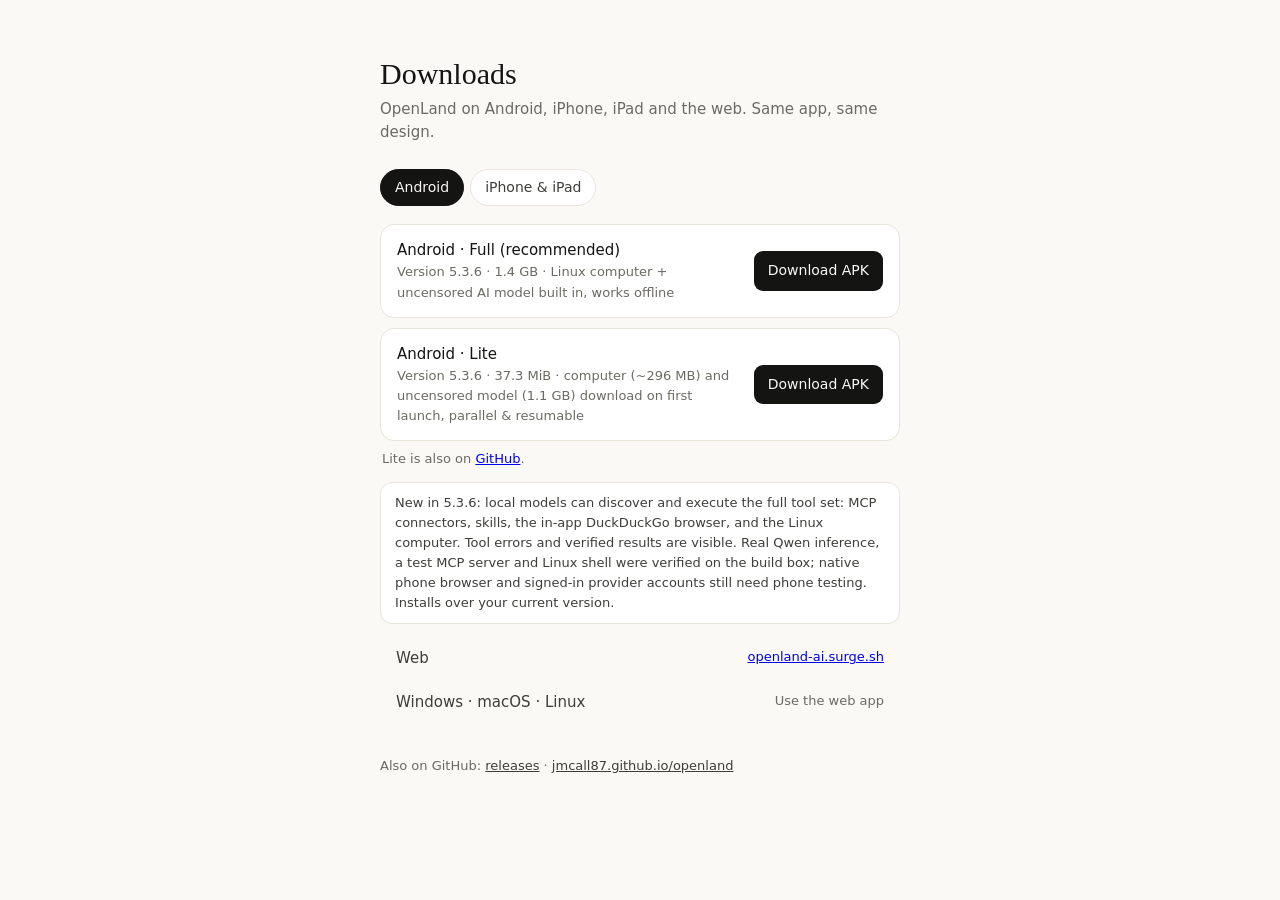
<file: index.html>
<!doctype html>
<html lang="en"><head><meta charset="utf-8"><meta name="viewport" content="width=device-width,initial-scale=1,viewport-fit=cover">
<title>OpenLand Downloads</title><meta name="theme-color" content="#faf9f5">
<link rel="apple-touch-icon" href="https://openland-ai.surge.sh/icons/icon-180.png">
<style>
body{margin:0;background:#faf9f5;color:#141413;font:15px/1.55 "Inter",ui-sans-serif,system-ui,-apple-system,sans-serif}
main{max-width:520px;margin:0 auto;padding:56px 20px calc(40px + env(safe-area-inset-bottom))}
h1{font:500 30px/1.2 "Source Serif 4",ui-serif,Georgia,serif;margin:0 0 6px}
h2{font:500 20px/1.3 "Source Serif 4",ui-serif,Georgia,serif;margin:30px 0 10px}
.sub{color:#6b6a64;margin:0 0 24px}
.card{display:flex;align-items:center;justify-content:space-between;gap:16px;background:#fff;border:1px solid #e8e5da;border-radius:14px;padding:14px 16px}
.t{font-weight:500}.m{color:#6b6a64;font-size:13px}
a.btn{background:#141413;color:#faf9f5;text-decoration:none;font-weight:500;font-size:14px;border-radius:9px;padding:9px 14px;white-space:nowrap}
a.big{display:block;text-align:center;background:#c6613f;color:#fff;text-decoration:none;font-weight:600;font-size:17px;border-radius:14px;padding:15px 18px;margin:10px 0}
a.big.alt{background:#141413}
a.btn:hover,a.big:hover{opacity:.92}
ol{padding:0;margin:12px 0 0;list-style:none;counter-reset:s}ol li{counter-increment:s;display:flex;gap:12px;align-items:flex-start;padding:10px 0;border-top:1px solid #eeebe1}
ol li:before{content:counter(s);flex:none;width:24px;height:24px;border-radius:50%;background:#c6613f;color:#fff;font-size:13px;font-weight:600;display:grid;place-items:center}
.ill{display:inline-flex;align-items:center;gap:6px;background:#fff;border:1px solid #e8e5da;border-radius:10px;padding:6px 10px;margin-top:6px;font-size:13px}
ul{list-style:none;padding:0;margin:10px 0 0}ul li{display:flex;justify-content:space-between;padding:10px 16px;color:#3d3d3a}ul li span{color:#6b6a64;font-size:13px}
.note{background:#fff;border:1px solid #e8e5da;border-radius:12px;padding:10px 14px;color:#3d3d3a;font-size:13px;margin-top:12px}
.foot{margin-top:32px;color:#6b6a64;font-size:13px}.foot a{color:#3d3d3a}
.tabs{display:flex;gap:6px;margin:0 0 18px}.tabs button{border:1px solid #e8e5da;background:#fff;border-radius:999px;padding:7px 14px;font:inherit;font-size:14px;color:#3d3d3a}
.tabs button[aria-pressed=true]{background:#141413;color:#faf9f5;border-color:#141413}
[hidden]{display:none!important}
</style></head><body><main>
<h1>Downloads</h1>
<p class="sub">OpenLand on Android, iPhone, iPad and the web. Same app, same design.</p>
<div class="tabs" role="group" aria-label="Platform"><button id="tA" aria-pressed="true">Android</button><button id="tI" aria-pressed="false">iPhone &amp; iPad</button></div>

<section id="android">
<div class="card"><div><div class="t">Android · Full (recommended)</div><div class="m">Version 5.3.6 · 1.4 GB · Linux computer + uncensored AI model built in, works offline</div></div>
<a class="btn" href="https://github.com/Jmcall87/openland-releases/releases/download/v5.3.6/OpenLand-full.apk">Download APK</a></div>
<div class="card" style="margin-top:10px"><div><div class="t">Android · Lite</div><div class="m">Version 5.3.6 · 37.3 MiB · computer (~296 MB) and uncensored model (1.1 GB) download on first launch, parallel &amp; resumable</div></div>
<a class="btn" href="./OpenLand.apk" download>Download APK</a></div>
<p class="m" style="margin:8px 2px">Lite is also on <a href="https://github.com/Jmcall87/openland-releases/releases/download/v5.3.6/OpenLand-lite.apk">GitHub</a>.</p>
<p class="note">New in 5.3.6: local models can discover and execute the full tool set: MCP connectors, skills, the in-app DuckDuckGo browser, and the Linux computer. Tool errors and verified results are visible. Real Qwen inference, a test MCP server and Linux shell were verified on the build box; native phone browser and signed-in provider accounts still need phone testing. Installs over your current version.</p>
</section>

<section id="ios" hidden>
<a class="big" id="open" href="https://openland-ai.surge.sh/">Open OpenLand</a>
<h2>Install on your Home Screen</h2>
<p class="m" style="margin:0">Easiest way, about 10 seconds. Open this page in <b>Safari</b>.</p>
<ol>
<li><div>Tap <b>Open OpenLand</b> above.</div></li>
<li><div>Tap the <b>Share</b> button in Safari's toolbar.<br><span class="ill"><svg width="16" height="20" viewBox="0 0 16 20" fill="none" stroke="#0a84ff" stroke-width="1.8" stroke-linecap="round" stroke-linejoin="round"><path d="M8 13V1M4 5l4-4 4 4"/><path d="M5 8H2v11h12V8h-3"/></svg>Share</span></div></li>
<li><div>Scroll down and tap <b>Add to Home Screen</b>.<br><span class="ill"><svg width="18" height="18" viewBox="0 0 18 18" fill="none" stroke="#141413" stroke-width="1.6"><rect x="1.5" y="1.5" width="15" height="15" rx="4"/><path d="M9 5.5v7M5.5 9h7" stroke-linecap="round"/></svg>Add to Home Screen</span></div></li>
<li><div>Tap <b>Add</b>. OpenLand opens full-screen from its icon, like an app.</div></li>
</ol>
<h2>Or download the iPhone installer</h2>
<a class="big alt" href="./OpenLand.mobileconfig">Download for iPhone</a>
<ol>
<li><div>Tap <b>Download for iPhone</b>, then <b>Allow</b>. If Safari saves it to Downloads instead, open the <b>Files</b> app › Downloads and tap <b>OpenLand.mobileconfig</b>.</div></li>
<li><div>Open <b>Settings</b>, tap <b>Profile Downloaded</b> near the top.</div></li>
<li><div>Tap <b>Install</b> (top right), enter your passcode, then <b>Install</b> again. The OpenLand icon appears on your Home Screen.</div></li>
</ol>
<p class="note">The installer only adds the OpenLand icon (a full-screen web clip). It doesn't manage your device or read your data. iOS will call it "Not Signed"; that's normal for free profiles. Remove it anytime in Settings › General › VPN &amp; Device Management.</p>
<p class="note"><b>On iPhone:</b> chat, free and private AI models, Studio (ffmpeg in your browser), stock media, the in-browser Linux computer, voice and camera all work. Screen sharing isn't possible on iPhone (Safari doesn't allow it). The full Debian computer and on-device image/video models need the Android app.</p>
</section>

<ul><li>Web<span><a href="https://openland-ai.surge.sh">openland-ai.surge.sh</a></span></li><li>Windows · macOS · Linux<span>Use the web app</span></li></ul>
<p class="foot">Also on GitHub: <a href="https://github.com/Jmcall87/openland-releases/releases/latest">releases</a> · <a href="https://jmcall87.github.io/openland/">jmcall87.github.io/openland</a></p>
</main>
<script>
const ios = /iPad|iPhone|iPod/.test(navigator.userAgent) || (navigator.platform === 'MacIntel' && navigator.maxTouchPoints > 1)
const A = document.getElementById('android'), I = document.getElementById('ios'), tA = document.getElementById('tA'), tI = document.getElementById('tI')
function show(i) { A.hidden = i; I.hidden = !i; tA.setAttribute('aria-pressed', !i); tI.setAttribute('aria-pressed', i) }
tA.onclick = () => show(false); tI.onclick = () => show(true)
show(ios || location.hash === '#ios')
if (location.hostname.endsWith('github.io')) document.getElementById('open').href = '/openland/app/'
</script></body></html>
</file>
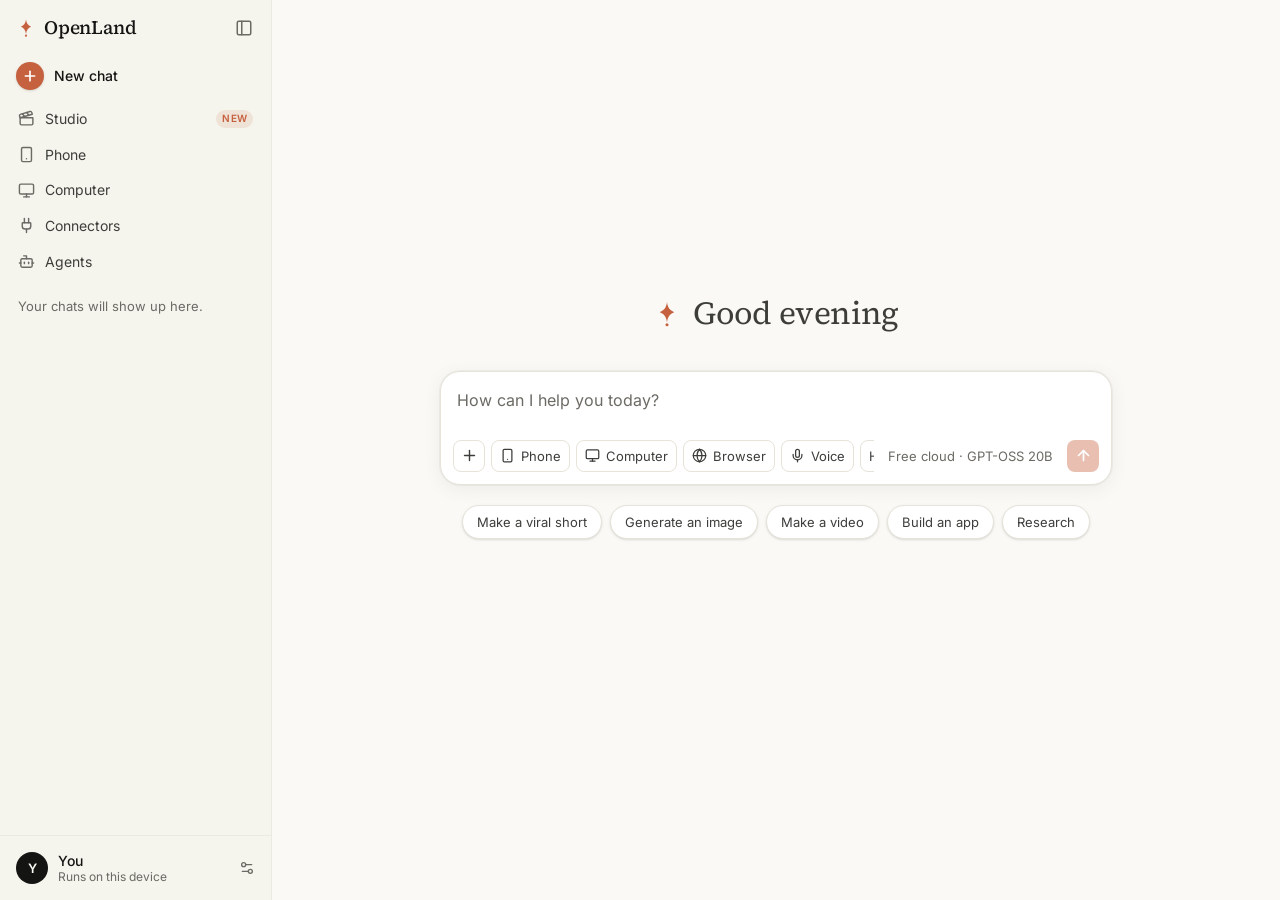
<file: app/index.html>
<!doctype html>
<html lang="en">
  <head>
    <meta charset="UTF-8" />
    <meta name="viewport" content="width=device-width, initial-scale=1.0, viewport-fit=cover, interactive-widget=resizes-content" />
    <meta name="theme-color" content="#faf9f5" />
    <meta name="description" content="OpenLand: AI agent with a real computer, Studio and private on-device models. Works on iPhone, Android and desktop." />
    <meta name="apple-mobile-web-app-capable" content="yes" />
    <meta name="mobile-web-app-capable" content="yes" />
    <meta name="apple-mobile-web-app-status-bar-style" content="default" />
    <meta name="apple-mobile-web-app-title" content="OpenLand" />
    <meta name="format-detection" content="telephone=no" />
    <title>OpenLand</title>
    <link rel="manifest" href="./manifest.webmanifest" />
    <link rel="icon" href="./favicon.svg" type="image/svg+xml" />
    <link rel="apple-touch-icon" href="./apple-touch-icon.png" />
    <link rel="apple-touch-icon" sizes="120x120" href="./icons/icon-120.png" />
    <link rel="apple-touch-icon" sizes="152x152" href="./icons/icon-152.png" />
    <link rel="apple-touch-icon" sizes="167x167" href="./icons/icon-167.png" />
    <link rel="apple-touch-icon" sizes="180x180" href="./icons/icon-180.png" />
    <link rel="apple-touch-startup-image" media="(device-width: 390px) and (device-height: 844px) and (-webkit-device-pixel-ratio: 3) and (orientation: portrait)" href="./splash/1170x2532.png" />
    <link rel="apple-touch-startup-image" media="(device-width: 393px) and (device-height: 852px) and (-webkit-device-pixel-ratio: 3) and (orientation: portrait)" href="./splash/1179x2556.png" />
    <link rel="apple-touch-startup-image" media="(device-width: 430px) and (device-height: 932px) and (-webkit-device-pixel-ratio: 3) and (orientation: portrait)" href="./splash/1290x2796.png" />
    <link rel="apple-touch-startup-image" media="(device-width: 428px) and (device-height: 926px) and (-webkit-device-pixel-ratio: 3) and (orientation: portrait)" href="./splash/1284x2778.png" />
    <link rel="apple-touch-startup-image" media="(device-width: 375px) and (device-height: 812px) and (-webkit-device-pixel-ratio: 3) and (orientation: portrait)" href="./splash/1125x2436.png" />
    <link rel="apple-touch-startup-image" media="(device-width: 414px) and (device-height: 896px) and (-webkit-device-pixel-ratio: 3) and (orientation: portrait)" href="./splash/1242x2688.png" />
    <link rel="apple-touch-startup-image" media="(device-width: 414px) and (device-height: 896px) and (-webkit-device-pixel-ratio: 2) and (orientation: portrait)" href="./splash/828x1792.png" />
    <link rel="apple-touch-startup-image" media="(device-width: 375px) and (device-height: 667px) and (-webkit-device-pixel-ratio: 2) and (orientation: portrait)" href="./splash/750x1334.png" />
    <link rel="apple-touch-startup-image" media="(device-width: 402px) and (device-height: 874px) and (-webkit-device-pixel-ratio: 3) and (orientation: portrait)" href="./splash/1206x2622.png" />
    <link rel="apple-touch-startup-image" media="(device-width: 440px) and (device-height: 956px) and (-webkit-device-pixel-ratio: 3) and (orientation: portrait)" href="./splash/1320x2868.png" />
    <link rel="apple-touch-startup-image" media="(device-width: 820px) and (device-height: 1180px) and (-webkit-device-pixel-ratio: 2) and (orientation: portrait)" href="./splash/1640x2360.png" />
    <link rel="apple-touch-startup-image" media="(device-width: 1024px) and (device-height: 1366px) and (-webkit-device-pixel-ratio: 2) and (orientation: portrait)" href="./splash/2048x2732.png" />
    <script type="module" crossorigin src="./assets/index-CbYC6sIK.js"></script>
    <link rel="modulepreload" crossorigin href="./assets/rolldown-runtime-COiEfhsA.js">
    <link rel="modulepreload" crossorigin href="./assets/react-B8SKf8RM.js">
    <link rel="modulepreload" crossorigin href="./assets/jsx-runtime-B0GIDCg7.js">
    <link rel="modulepreload" crossorigin href="./assets/dist-CGd7X9Mz.js">
    <link rel="modulepreload" crossorigin href="./assets/store-Dr5tzkWm.js">
    <link rel="modulepreload" crossorigin href="./assets/agent-DqDf7qaj.js">
    <link rel="modulepreload" crossorigin href="./assets/native-B4G0Mwiv.js">
    <link rel="modulepreload" crossorigin href="./assets/mcpAuth-B425tOkd.js">
    <link rel="modulepreload" crossorigin href="./assets/mcp-DYeY1txI.js">
    <link rel="modulepreload" crossorigin href="./assets/useModels-BF-by5PU.js">
    <link rel="modulepreload" crossorigin href="./assets/skills-p1UtIij2.js">
    <link rel="modulepreload" crossorigin href="./assets/plus-CKU5oeWn.js">
    <link rel="modulepreload" crossorigin href="./assets/cn-CHDpIYm5.js">
    <link rel="modulepreload" crossorigin href="./assets/useNativeStatus-DX0Gn-nj.js">
    <link rel="stylesheet" crossorigin href="./assets/index-DOcksFce.css">
  </head>
  <body>
    <div id="root"></div>
  </body>
</html>
</file>
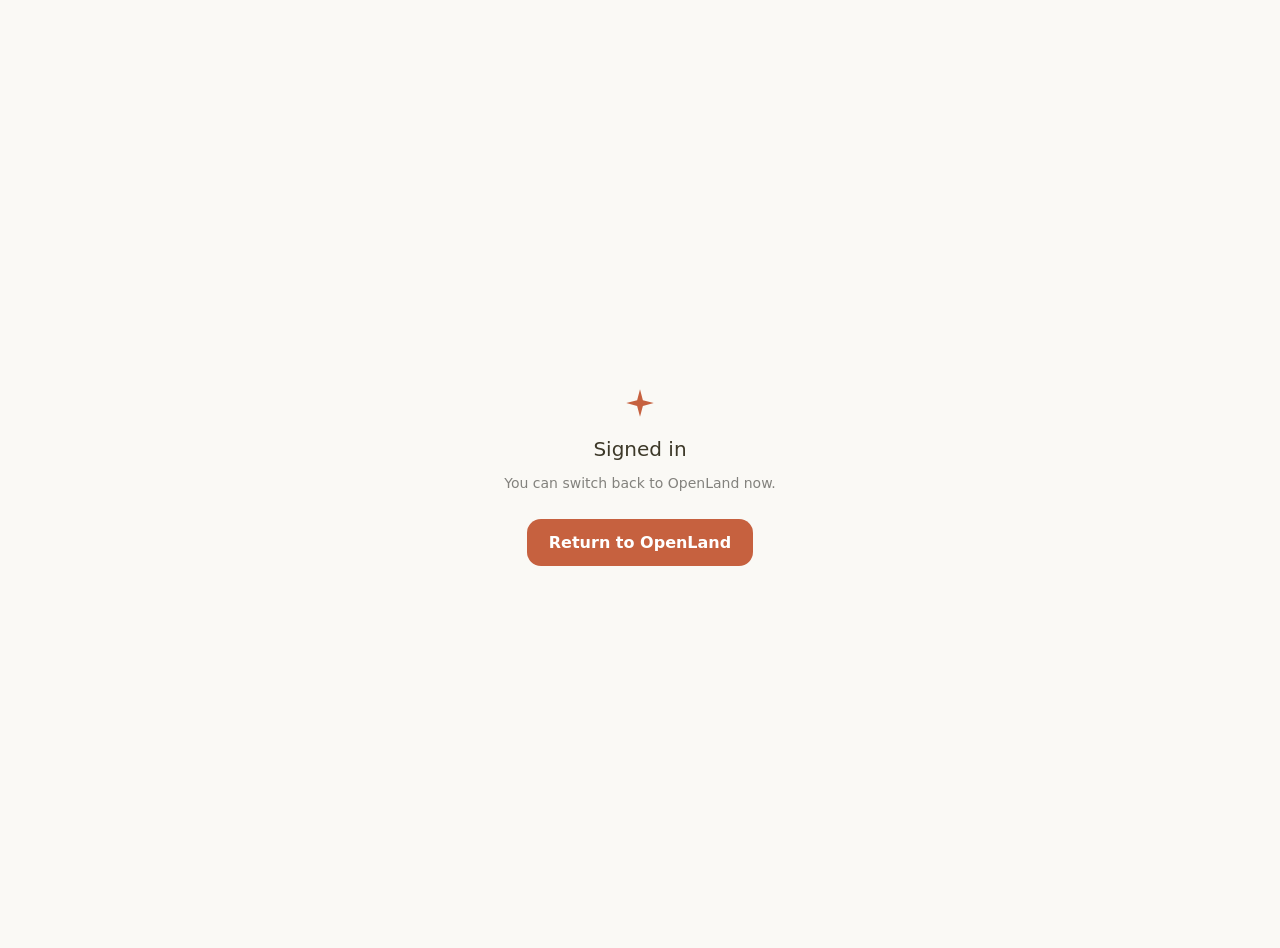
<file: app/mcp-callback.html>
<!doctype html><html lang="en"><head><meta charset="utf-8"><meta name="viewport" content="width=device-width,initial-scale=1,viewport-fit=cover"><title>Finishing sign-in · OpenLand</title>
<style>body{margin:0;min-height:100dvh;display:grid;place-items:center;background:#faf9f5;color:#3d3929;font:16px -apple-system,system-ui,sans-serif;text-align:center;padding:24px}
.b{display:inline-block;margin-top:14px;padding:14px 22px;border-radius:14px;background:#c6613f;color:#fff;text-decoration:none;font-weight:600}.m{color:#83827d;font-size:14px}</style></head>
<body><div><svg width="40" height="40" viewBox="0 0 64 64"><path fill="#c6613f" d="M32 10l4.6 17.4L54 32l-17.4 4.6L32 54l-4.6-17.4L10 32l17.4-4.6z"/></svg>
<p style="font-size:20px;margin:10px 0 4px" id="t">Finishing sign-in…</p><p class="m" id="m">Returning to OpenLand.</p><a class="b" id="back" href="/">Return to OpenLand</a></div>
<script>
// OAuth redirect bounce (https, accepted by every provider). Android app: forwards to openland://oauth?… ; web/iPhone PWA: hands the result to the open tab.
const sp = new URLSearchParams(location.search + (location.hash ? '&' + location.hash.slice(1) : ''))
const web = sp.get('web') === '1'; sp.delete('web')
const qs = sp.toString(); const d = Object.fromEntries(sp)
if (d.error) { document.getElementById('t').textContent = 'Sign-in was not completed'; document.getElementById('m').textContent = d.error_description || d.error }
const android = /Android/i.test(navigator.userAgent)
if (android && !web) {
  const fb = encodeURIComponent(location.origin + location.pathname + '?' + qs + '&web=1')
  const intent = 'intent://oauth?' + qs + '#Intent;scheme=openland;package=com.openland.agent;S.browser_fallback_url=' + fb + ';end'
  const a = document.getElementById('back'); a.href = 'openland://oauth?' + qs
  location.replace(intent)
  setTimeout(() => { document.getElementById('m').textContent = 'If OpenLand did not open, tap the button.' }, 1500)
} else {
  try { localStorage.setItem('ol-oauth-result', JSON.stringify({ ...d, href: location.href, t: Date.now() })) } catch (e) {}
  try { new BroadcastChannel('ol-oauth').postMessage({ ...d, href: location.href }) } catch (e) {}
  try { if (window.opener) { window.opener.postMessage({ type: 'ol-oauth', ...d, href: location.href }, location.origin); setTimeout(() => window.close(), 400) } } catch (e) {}
  if (!d.error) { document.getElementById('t').textContent = 'Signed in'; document.getElementById('m').textContent = 'You can switch back to OpenLand now.' }
  document.getElementById('back').href = '/?oauth=done'
}
</script></body></html>
</file>
<file: app/assets/index-DOcksFce.css>
@font-face{font-family:Inter Variable;font-style:normal;font-display:swap;font-weight:100 900;src:url(./inter-cyrillic-ext-wght-normal-BOeWTOD4.woff2)format("woff2-variations");unicode-range:U+460-52F,U+1C80-1C8A,U+20B4,U+2DE0-2DFF,U+A640-A69F,U+FE2E-FE2F}@font-face{font-family:Inter Variable;font-style:normal;font-display:swap;font-weight:100 900;src:url(./inter-cyrillic-wght-normal-DqGufNeO.woff2)format("woff2-variations");unicode-range:U+301,U+400-45F,U+490-491,U+4B0-4B1,U+2116}@font-face{font-family:Inter Variable;font-style:normal;font-display:swap;font-weight:100 900;src:url(./inter-greek-ext-wght-normal-DlzME5K_.woff2)format("woff2-variations");unicode-range:U+1F??}@font-face{font-family:Inter Variable;font-style:normal;font-display:swap;font-weight:100 900;src:url(./inter-greek-wght-normal-CkhJZR-_.woff2)format("woff2-variations");unicode-range:U+370-377,U+37A-37F,U+384-38A,U+38C,U+38E-3A1,U+3A3-3FF}@font-face{font-family:Inter Variable;font-style:normal;font-display:swap;font-weight:100 900;src:url(./inter-vietnamese-wght-normal-CBcvBZtf.woff2)format("woff2-variations");unicode-range:U+102-103,U+110-111,U+128-129,U+168-169,U+1A0-1A1,U+1AF-1B0,U+300-301,U+303-304,U+308-309,U+323,U+329,U+1EA0-1EF9,U+20AB}@font-face{font-family:Inter Variable;font-style:normal;font-display:swap;font-weight:100 900;src:url(./inter-latin-ext-wght-normal-DO1Apj_S.woff2)format("woff2-variations");unicode-range:U+100-2BA,U+2BD-2C5,U+2C7-2CC,U+2CE-2D7,U+2DD-2FF,U+304,U+308,U+329,U+1D00-1DBF,U+1E00-1E9F,U+1EF2-1EFF,U+2020,U+20A0-20AB,U+20AD-20C0,U+2113,U+2C60-2C7F,U+A720-A7FF}@font-face{font-family:Inter Variable;font-style:normal;font-display:swap;font-weight:100 900;src:url(./inter-latin-wght-normal-Dx4kXJAl.woff2)format("woff2-variations");unicode-range:U+??,U+131,U+152-153,U+2BB-2BC,U+2C6,U+2DA,U+2DC,U+304,U+308,U+329,U+2000-206F,U+20AC,U+2122,U+2191,U+2193,U+2212,U+2215,U+FEFF,U+FFFD}@font-face{font-family:"Source Serif 4 Variable";font-style:normal;font-display:swap;font-weight:200 900;src:url(./source-serif-4-cyrillic-ext-wght-normal-DHTKMUil.woff2)format("woff2-variations");unicode-range:U+460-52F,U+1C80-1C8A,U+20B4,U+2DE0-2DFF,U+A640-A69F,U+FE2E-FE2F}@font-face{font-family:"Source Serif 4 Variable";font-style:normal;font-display:swap;font-weight:200 900;src:url(./source-serif-4-cyrillic-wght-normal-B1g8a0vD.woff2)format("woff2-variations");unicode-range:U+301,U+400-45F,U+490-491,U+4B0-4B1,U+2116}@font-face{font-family:"Source Serif 4 Variable";font-style:normal;font-display:swap;font-weight:200 900;src:url(./source-serif-4-greek-wght-normal-BpXpdlRW.woff2)format("woff2-variations");unicode-range:U+370-377,U+37A-37F,U+384-38A,U+38C,U+38E-3A1,U+3A3-3FF}@font-face{font-family:"Source Serif 4 Variable";font-style:normal;font-display:swap;font-weight:200 900;src:url(./source-serif-4-vietnamese-wght-normal-BsaNuasd.woff2)format("woff2-variations");unicode-range:U+102-103,U+110-111,U+128-129,U+168-169,U+1A0-1A1,U+1AF-1B0,U+300-301,U+303-304,U+308-309,U+323,U+329,U+1EA0-1EF9,U+20AB}@font-face{font-family:"Source Serif 4 Variable";font-style:normal;font-display:swap;font-weight:200 900;src:url(./source-serif-4-latin-ext-wght-normal-BVZ5su8S.woff2)format("woff2-variations");unicode-range:U+100-2BA,U+2BD-2C5,U+2C7-2CC,U+2CE-2D7,U+2DD-2FF,U+304,U+308,U+329,U+1D00-1DBF,U+1E00-1E9F,U+1EF2-1EFF,U+2020,U+20A0-20AB,U+20AD-20C4,U+2113,U+2C60-2C7F,U+A720-A7FF}@font-face{font-family:"Source Serif 4 Variable";font-style:normal;font-display:swap;font-weight:200 900;src:url(./source-serif-4-latin-wght-normal-DMe4EKeb.woff2)format("woff2-variations");unicode-range:U+??,U+131,U+152-153,U+2BB-2BC,U+2C6,U+2DA,U+2DC,U+304,U+308,U+329,U+2000-206F,U+20AC,U+2122,U+2191,U+2193,U+2212,U+2215,U+FEFF,U+FFFD}@layer properties{@supports (((-webkit-hyphens:none)) and (not (margin-trim:inline))) or ((-moz-orient:inline) and (not (color:rgb(from red r g b)))){*,:before,:after{--tw-translate-x:0;--tw-translate-y:0;--tw-translate-z:0;--tw-rotate-x:initial;--tw-rotate-y:initial;--tw-rotate-z:initial;--tw-skew-x:initial;--tw-skew-y:initial;--tw-space-y-reverse:0;--tw-divide-y-reverse:0;--tw-border-style:solid;--tw-leading:initial;--tw-font-weight:initial;--tw-tracking:initial;--tw-ordinal:initial;--tw-slashed-zero:initial;--tw-numeric-figure:initial;--tw-numeric-spacing:initial;--tw-numeric-fraction:initial;--tw-shadow:0 0 #0000;--tw-shadow-color:initial;--tw-shadow-alpha:100%;--tw-inset-shadow:0 0 #0000;--tw-inset-shadow-color:initial;--tw-inset-shadow-alpha:100%;--tw-ring-color:initial;--tw-ring-shadow:0 0 #0000;--tw-inset-ring-color:initial;--tw-inset-ring-shadow:0 0 #0000;--tw-ring-inset:initial;--tw-ring-offset-width:0px;--tw-ring-offset-color:#fff;--tw-ring-offset-shadow:0 0 #0000;--tw-outline-style:solid;--tw-blur:initial;--tw-brightness:initial;--tw-contrast:initial;--tw-grayscale:initial;--tw-hue-rotate:initial;--tw-invert:initial;--tw-opacity:initial;--tw-saturate:initial;--tw-sepia:initial;--tw-drop-shadow:initial;--tw-drop-shadow-color:initial;--tw-drop-shadow-alpha:100%;--tw-drop-shadow-size:initial;--tw-backdrop-blur:initial;--tw-backdrop-brightness:initial;--tw-backdrop-contrast:initial;--tw-backdrop-grayscale:initial;--tw-backdrop-hue-rotate:initial;--tw-backdrop-invert:initial;--tw-backdrop-opacity:initial;--tw-backdrop-saturate:initial;--tw-backdrop-sepia:initial;--tw-duration:initial;--tw-scale-x:1;--tw-scale-y:1;--tw-scale-z:1}::backdrop{--tw-translate-x:0;--tw-translate-y:0;--tw-translate-z:0;--tw-rotate-x:initial;--tw-rotate-y:initial;--tw-rotate-z:initial;--tw-skew-x:initial;--tw-skew-y:initial;--tw-space-y-reverse:0;--tw-divide-y-reverse:0;--tw-border-style:solid;--tw-leading:initial;--tw-font-weight:initial;--tw-tracking:initial;--tw-ordinal:initial;--tw-slashed-zero:initial;--tw-numeric-figure:initial;--tw-numeric-spacing:initial;--tw-numeric-fraction:initial;--tw-shadow:0 0 #0000;--tw-shadow-color:initial;--tw-shadow-alpha:100%;--tw-inset-shadow:0 0 #0000;--tw-inset-shadow-color:initial;--tw-inset-shadow-alpha:100%;--tw-ring-color:initial;--tw-ring-shadow:0 0 #0000;--tw-inset-ring-color:initial;--tw-inset-ring-shadow:0 0 #0000;--tw-ring-inset:initial;--tw-ring-offset-width:0px;--tw-ring-offset-color:#fff;--tw-ring-offset-shadow:0 0 #0000;--tw-outline-style:solid;--tw-blur:initial;--tw-brightness:initial;--tw-contrast:initial;--tw-grayscale:initial;--tw-hue-rotate:initial;--tw-invert:initial;--tw-opacity:initial;--tw-saturate:initial;--tw-sepia:initial;--tw-drop-shadow:initial;--tw-drop-shadow-color:initial;--tw-drop-shadow-alpha:100%;--tw-drop-shadow-size:initial;--tw-backdrop-blur:initial;--tw-backdrop-brightness:initial;--tw-backdrop-contrast:initial;--tw-backdrop-grayscale:initial;--tw-backdrop-hue-rotate:initial;--tw-backdrop-invert:initial;--tw-backdrop-opacity:initial;--tw-backdrop-saturate:initial;--tw-backdrop-sepia:initial;--tw-duration:initial;--tw-scale-x:1;--tw-scale-y:1;--tw-scale-z:1}}}@layer theme{:root,:host{--font-sans:"Inter Variable", ui-sans-serif, system-ui, sans-serif;--font-serif:"Source Serif 4 Variable", ui-serif, Georgia, serif;--font-mono:ui-monospace, SFMono-Regular, Menlo, Monaco, Consolas, "Liberation Mono", "Courier New", monospace;--color-red-500:#fb2c36;--color-red-600:#e40014;--color-amber-300:#ffd236;--color-amber-500:#f99c00;--color-amber-700:#b75000;--color-green-600:#00a544;--color-emerald-400:#00d294;--color-emerald-500:#00bb7f;--color-emerald-700:#007956;--color-sky-300:#77d4ff;--color-sky-500:#00a5ef;--color-sky-700:#0069a4;--color-violet-500:#8d54ff;--color-black:#000;--color-white:#fff;--spacing:.25rem;--font-weight-normal:400;--font-weight-medium:500;--font-weight-semibold:600;--font-weight-extrabold:800;--tracking-wide:.025em;--tracking-wider:.05em;--leading-tight:1.25;--leading-snug:1.375;--leading-relaxed:1.625;--radius-md:.375rem;--radius-lg:.5rem;--radius-xl:.75rem;--radius-2xl:1rem;--animate-spin:spin 1s linear infinite;--aspect-video:16 / 9;--default-transition-duration:.15s;--default-transition-timing-function:cubic-bezier(.4, 0, .2, 1);--default-font-family:var(--font-sans);--default-mono-font-family:var(--font-mono);--color-bg:var(--bg);--color-side:var(--bg-side);--color-raised:var(--bg-raised);--color-hover:var(--bg-hover);--color-active:var(--bg-active);--color-ink:var(--ink);--color-ink2:var(--ink-2);--color-ink3:var(--ink-3);--color-line:var(--line);--color-line2:var(--line-strong);--color-accent:var(--accent);--color-bubble:var(--user-bubble)}@supports (color:lab(0% 0 0)){:root,:host{--color-red-500:lab(55.4814% 75.0732 48.8528);--color-red-600:lab(48.4493% 77.4328 61.5452);--color-amber-300:lab(86.4156% 6.13147 78.3961);--color-amber-500:lab(72.7183% 31.8672 97.9407);--color-amber-700:lab(47.2709% 42.9082 69.2966);--color-green-600:lab(59.0978% -58.6621 41.2579);--color-emerald-400:lab(75.0771% -60.7313 19.4147);--color-emerald-500:lab(66.9756% -58.27 19.5419);--color-emerald-700:lab(44.4871% -41.0396 11.0361);--color-sky-300:lab(80.3307% -20.2945 -31.385);--color-sky-500:lab(63.3038% -18.433 -51.0407);--color-sky-700:lab(41.6013% -9.10804 -42.5647);--color-violet-500:lab(49.9355% 55.1776 -81.8963)}}}@layer base{*,:after,:before{box-sizing:border-box;border:0 solid;margin:0;padding:0}::backdrop{box-sizing:border-box;border:0 solid;margin:0;padding:0}::file-selector-button{box-sizing:border-box;border:0 solid;margin:0;padding:0}html,:host{-webkit-text-size-adjust:100%;tab-size:4;line-height:1.5;font-family:var(--default-font-family,-apple-system, BlinkMacSystemFont, "Segoe UI", Roboto, "Helvetica Neue", "Noto Sans", Arial, sans-serif, "Apple Color Emoji", "Segoe UI Emoji", "Segoe UI Symbol", "Noto Color Emoji");font-feature-settings:var(--default-font-feature-settings,normal);font-variation-settings:var(--default-font-variation-settings,normal);-webkit-tap-highlight-color:transparent}hr{height:0;color:inherit;border-top-width:1px}abbr:where([title]){-webkit-text-decoration:underline dotted;text-decoration:underline dotted}h1,h2,h3,h4,h5,h6{font-size:inherit;font-weight:inherit}a{color:inherit;-webkit-text-decoration:inherit;-webkit-text-decoration:inherit;-webkit-text-decoration:inherit;-webkit-text-decoration:inherit;text-decoration:inherit}b,strong{font-weight:bolder}code,kbd,samp,pre{font-family:var(--default-mono-font-family,ui-monospace, SFMono-Regular, Menlo, Monaco, Consolas, "Liberation Mono", "Courier New", monospace);font-feature-settings:var(--default-mono-font-feature-settings,normal);font-variation-settings:var(--default-mono-font-variation-settings,normal);font-size:1em}small{font-size:80%}sub,sup{vertical-align:baseline;font-size:75%;line-height:0;position:relative}sub{bottom:-.25em}sup{top:-.5em}table{text-indent:0;border-color:inherit;border-collapse:collapse}:-moz-focusring:where(:not(iframe)){outline:auto}progress{vertical-align:baseline}summary{display:list-item}ol,ul,menu{list-style:none}img,svg,video,canvas,audio,iframe,embed,object{vertical-align:middle;display:block}img,video{max-width:100%;height:auto}button,input,select,optgroup,textarea{font:inherit;font-feature-settings:inherit;font-variation-settings:inherit;letter-spacing:inherit;color:inherit;opacity:1;background-color:#0000;border-radius:0}::file-selector-button{font:inherit;font-feature-settings:inherit;font-variation-settings:inherit;letter-spacing:inherit;color:inherit;opacity:1;background-color:#0000;border-radius:0}:where(select:is([multiple],[size])) optgroup{font-weight:bolder}:where(select:is([multiple],[size])) optgroup option{padding-inline-start:20px}::file-selector-button{margin-inline-end:4px}::placeholder{opacity:1}@supports (not ((-webkit-appearance:-apple-pay-button))) or (contain-intrinsic-size:1px){::placeholder{color:currentColor}@supports (color:color-mix(in lab, red, red)){::placeholder{color:color-mix(in oklab, currentcolor 50%, transparent)}}}textarea{resize:vertical}::-webkit-search-decoration{-webkit-appearance:none}::-webkit-date-and-time-value{min-height:1lh;text-align:inherit}::-webkit-datetime-edit{display:inline-flex}::-webkit-datetime-edit-fields-wrapper{padding:0}::-webkit-datetime-edit{padding-block:0}::-webkit-datetime-edit-year-field{padding-block:0}::-webkit-datetime-edit-month-field{padding-block:0}::-webkit-datetime-edit-day-field{padding-block:0}::-webkit-datetime-edit-hour-field{padding-block:0}::-webkit-datetime-edit-minute-field{padding-block:0}::-webkit-datetime-edit-second-field{padding-block:0}::-webkit-datetime-edit-millisecond-field{padding-block:0}::-webkit-datetime-edit-meridiem-field{padding-block:0}::-webkit-calendar-picker-indicator{line-height:1}:-moz-ui-invalid{box-shadow:none}button,input:where([type=button],[type=reset],[type=submit]){appearance:button}::file-selector-button{appearance:button}::-webkit-inner-spin-button{height:auto}::-webkit-outer-spin-button{height:auto}[hidden]:where(:not([hidden=until-found])){display:none!important}}@layer components;@layer utilities{.pointer-events-none{pointer-events:none}.invisible{visibility:hidden}.visible{visibility:visible}.sr-only{clip-path:inset(50%);white-space:nowrap;border-width:0;width:1px;height:1px;margin:-1px;padding:0;position:absolute;overflow:hidden}.absolute{position:absolute}.fixed{position:fixed}.relative{position:relative}.static{position:static}.sticky{position:sticky}.inset-0{inset:0}.inset-x-0{inset-inline:0}.inset-x-3{inset-inline:calc(var(--spacing) * 3)}.inset-y-0{inset-block:0}.top-0{top:0}.top-0\.5{top:calc(var(--spacing) * .5)}.top-1\.5{top:calc(var(--spacing) * 1.5)}.top-1\/2{top:50%}.top-3{top:calc(var(--spacing) * 3)}.right-0{right:0}.right-1\.5{right:calc(var(--spacing) * 1.5)}.right-2{right:calc(var(--spacing) * 2)}.bottom-0{bottom:0}.bottom-3{bottom:calc(var(--spacing) * 3)}.-left-1{left:calc(var(--spacing) * -1)}.left-0{left:0}.left-1\/2{left:50%}.left-2\.5{left:calc(var(--spacing) * 2.5)}.left-3{left:calc(var(--spacing) * 3)}.z-10{z-index:10}.z-20{z-index:20}.z-30{z-index:30}.z-40{z-index:40}.z-50{z-index:50}.container{width:100%}@media (min-width:40rem){.container{max-width:40rem}}@media (min-width:48rem){.container{max-width:48rem}}@media (min-width:64rem){.container{max-width:64rem}}@media (min-width:80rem){.container{max-width:80rem}}@media (min-width:96rem){.container{max-width:96rem}}.mx-3{margin-inline:calc(var(--spacing) * 3)}.mx-auto{margin-inline:auto}.my-1{margin-block:var(--spacing)}.my-auto{margin-block:auto}.mt-0\.5{margin-top:calc(var(--spacing) * .5)}.mt-1{margin-top:var(--spacing)}.mt-1\.5{margin-top:calc(var(--spacing) * 1.5)}.mt-2{margin-top:calc(var(--spacing) * 2)}.mt-3{margin-top:calc(var(--spacing) * 3)}.mt-4{margin-top:calc(var(--spacing) * 4)}.mt-5{margin-top:calc(var(--spacing) * 5)}.mt-6{margin-top:calc(var(--spacing) * 6)}.mt-8{margin-top:calc(var(--spacing) * 8)}.mr-1{margin-right:var(--spacing)}.mb-1\.5{margin-bottom:calc(var(--spacing) * 1.5)}.mb-2{margin-bottom:calc(var(--spacing) * 2)}.mb-3{margin-bottom:calc(var(--spacing) * 3)}.mb-4{margin-bottom:calc(var(--spacing) * 4)}.mb-6{margin-bottom:calc(var(--spacing) * 6)}.mb-8{margin-bottom:calc(var(--spacing) * 8)}.ml-0\.5{margin-left:calc(var(--spacing) * .5)}.ml-1{margin-left:var(--spacing)}.ml-1\.5{margin-left:calc(var(--spacing) * 1.5)}.ml-2{margin-left:calc(var(--spacing) * 2)}.ml-\[92px\]{margin-left:92px}.ml-auto{margin-left:auto}.line-clamp-1{-webkit-line-clamp:1;-webkit-box-orient:vertical;display:-webkit-box;overflow:hidden}.block{display:block}.contents{display:contents}.flex{display:flex}.grid{display:grid}.hidden{display:none}.inline{display:inline}.inline-block{display:inline-block}.inline-flex{display:inline-flex}.aspect-\[9\/16\]{aspect-ratio:9/16}.aspect-square{aspect-ratio:1}.aspect-video{aspect-ratio:var(--aspect-video)}.size-2{width:calc(var(--spacing) * 2);height:calc(var(--spacing) * 2)}.size-6{width:calc(var(--spacing) * 6);height:calc(var(--spacing) * 6)}.size-7{width:calc(var(--spacing) * 7);height:calc(var(--spacing) * 7)}.size-8{width:calc(var(--spacing) * 8);height:calc(var(--spacing) * 8)}.size-9{width:calc(var(--spacing) * 9);height:calc(var(--spacing) * 9)}.size-11{width:calc(var(--spacing) * 11);height:calc(var(--spacing) * 11)}.size-full{width:100%;height:100%}.h-1{height:var(--spacing)}.h-1\.5{height:calc(var(--spacing) * 1.5)}.h-2\.5{height:calc(var(--spacing) * 2.5)}.h-6{height:calc(var(--spacing) * 6)}.h-8{height:calc(var(--spacing) * 8)}.h-9{height:calc(var(--spacing) * 9)}.h-11{height:calc(var(--spacing) * 11)}.h-14{height:calc(var(--spacing) * 14)}.h-28{height:calc(var(--spacing) * 28)}.h-72{height:calc(var(--spacing) * 72)}.h-\[min\(52dvh\,520px\)\]{height:min(52dvh,520px)}.h-\[min\(680px\,92dvh\)\]{height:min(680px,92dvh)}.h-auto{height:auto}.h-full{height:100%}.max-h-24{max-height:calc(var(--spacing) * 24)}.max-h-56{max-height:calc(var(--spacing) * 56)}.max-h-64{max-height:calc(var(--spacing) * 64)}.max-h-\[60vh\]{max-height:60vh}.max-h-full{max-height:100%}.min-h-0{min-height:0}.min-h-\[28px\]{min-height:28px}.min-h-\[60px\]{min-height:60px}.w-2{width:calc(var(--spacing) * 2)}.w-11{width:calc(var(--spacing) * 11)}.w-24{width:calc(var(--spacing) * 24)}.w-64{width:calc(var(--spacing) * 64)}.w-80{width:calc(var(--spacing) * 80)}.w-\[14px\]{width:14px}.w-\[92px\]{width:92px}.w-\[272px\]{width:272px}.w-\[min\(280px\,92vw\)\]{width:min(280px,92vw)}.w-\[min\(860px\,96vw\)\]{width:min(860px,96vw)}.w-auto{width:auto}.w-fit{width:-moz-fit-content;width:fit-content}.w-full{width:100%}.w-px{width:1px}.max-w-\[85\%\]{max-width:85%}.max-w-\[96px\]{max-width:96px}.max-w-\[100vw\]{max-width:100vw}.max-w-\[240px\]{max-width:240px}.max-w-\[320px\]{max-width:320px}.max-w-\[380px\]{max-width:380px}.max-w-\[440px\]{max-width:440px}.max-w-\[672px\]{max-width:672px}.max-w-\[720px\]{max-width:720px}.max-w-\[752px\]{max-width:752px}.max-w-\[980px\]{max-width:980px}.max-w-\[1280px\]{max-width:1280px}.max-w-full{max-width:100%}.min-w-0{min-width:0}.flex-1{flex:1}.shrink{flex-shrink:1}.shrink-0{flex-shrink:0}.-translate-x-1\/2{--tw-translate-x:calc(calc(1 / 2 * 100%) * -1);translate:var(--tw-translate-x) var(--tw-translate-y)}.-translate-y-1\/2{--tw-translate-y:calc(calc(1 / 2 * 100%) * -1);translate:var(--tw-translate-x) var(--tw-translate-y)}.transform{transform:var(--tw-rotate-x,) var(--tw-rotate-y,) var(--tw-rotate-z,) var(--tw-skew-x,) var(--tw-skew-y,)}.animate-spin{animation:var(--animate-spin)}.cursor-default{cursor:default}.cursor-ew-resize{cursor:ew-resize}.cursor-grab{cursor:grab}.cursor-pointer{cursor:pointer}.resize-none{resize:none}.list-none{list-style-type:none}.columns-2{columns:2}.break-inside-avoid{break-inside:avoid}.grid-cols-2{grid-template-columns:repeat(2,minmax(0,1fr))}.grid-cols-3{grid-template-columns:repeat(3,minmax(0,1fr))}.grid-cols-\[minmax\(0\,1fr\)\]{grid-template-columns:minmax(0,1fr)}.flex-col{flex-direction:column}.flex-wrap{flex-wrap:wrap}.place-items-center{place-items:center}.items-baseline{align-items:baseline}.items-center{align-items:center}.items-start{align-items:flex-start}.justify-between{justify-content:space-between}.justify-center{justify-content:center}.justify-end{justify-content:flex-end}.gap-1{gap:var(--spacing)}.gap-1\.5{gap:calc(var(--spacing) * 1.5)}.gap-2{gap:calc(var(--spacing) * 2)}.gap-2\.5{gap:calc(var(--spacing) * 2.5)}.gap-3{gap:calc(var(--spacing) * 3)}.gap-4{gap:calc(var(--spacing) * 4)}.gap-6{gap:calc(var(--spacing) * 6)}:where(.space-y-0\.5>:not(:last-child)){--tw-space-y-reverse:0;margin-block-start:calc(calc(var(--spacing) * .5) * var(--tw-space-y-reverse));margin-block-end:calc(calc(var(--spacing) * .5) * calc(1 - var(--tw-space-y-reverse)))}:where(.space-y-1>:not(:last-child)){--tw-space-y-reverse:0;margin-block-start:calc(var(--spacing) * var(--tw-space-y-reverse));margin-block-end:calc(var(--spacing) * calc(1 - var(--tw-space-y-reverse)))}:where(.space-y-2>:not(:last-child)){--tw-space-y-reverse:0;margin-block-start:calc(calc(var(--spacing) * 2) * var(--tw-space-y-reverse));margin-block-end:calc(calc(var(--spacing) * 2) * calc(1 - var(--tw-space-y-reverse)))}:where(.space-y-3>:not(:last-child)){--tw-space-y-reverse:0;margin-block-start:calc(calc(var(--spacing) * 3) * var(--tw-space-y-reverse));margin-block-end:calc(calc(var(--spacing) * 3) * calc(1 - var(--tw-space-y-reverse)))}:where(.space-y-4>:not(:last-child)){--tw-space-y-reverse:0;margin-block-start:calc(calc(var(--spacing) * 4) * var(--tw-space-y-reverse));margin-block-end:calc(calc(var(--spacing) * 4) * calc(1 - var(--tw-space-y-reverse)))}:where(.space-y-5>:not(:last-child)){--tw-space-y-reverse:0;margin-block-start:calc(calc(var(--spacing) * 5) * var(--tw-space-y-reverse));margin-block-end:calc(calc(var(--spacing) * 5) * calc(1 - var(--tw-space-y-reverse)))}:where(.space-y-6>:not(:last-child)){--tw-space-y-reverse:0;margin-block-start:calc(calc(var(--spacing) * 6) * var(--tw-space-y-reverse));margin-block-end:calc(calc(var(--spacing) * 6) * calc(1 - var(--tw-space-y-reverse)))}:where(.space-y-8>:not(:last-child)){--tw-space-y-reverse:0;margin-block-start:calc(calc(var(--spacing) * 8) * var(--tw-space-y-reverse));margin-block-end:calc(calc(var(--spacing) * 8) * calc(1 - var(--tw-space-y-reverse)))}.gap-x-2{column-gap:calc(var(--spacing) * 2)}:where(.divide-y>:not(:last-child)){--tw-divide-y-reverse:0;border-bottom-style:var(--tw-border-style);border-top-style:var(--tw-border-style);border-top-width:calc(1px * var(--tw-divide-y-reverse));border-bottom-width:calc(1px * calc(1 - var(--tw-divide-y-reverse)))}:where(.divide-line>:not(:last-child)){border-color:var(--color-line)}.truncate{text-overflow:ellipsis;white-space:nowrap;overflow:hidden}.overflow-auto{overflow:auto}.overflow-hidden{overflow:hidden}.overflow-x-auto{overflow-x:auto}.overflow-y-auto{overflow-y:auto}.rounded{border-radius:.25rem}.rounded-2xl{border-radius:var(--radius-2xl)}.rounded-\[20px\]{border-radius:20px}.rounded-\[28px\]{border-radius:28px}.rounded-full{border-radius:2147483647px}.rounded-lg{border-radius:var(--radius-lg)}.rounded-md{border-radius:var(--radius-md)}.rounded-xl{border-radius:var(--radius-xl)}.border{border-style:var(--tw-border-style);border-width:1px}.border-2{border-style:var(--tw-border-style);border-width:2px}.border-\[6px\]{border-style:var(--tw-border-style);border-width:6px}.border-t{border-top-style:var(--tw-border-style);border-top-width:1px}.border-r{border-right-style:var(--tw-border-style);border-right-width:1px}.border-b{border-bottom-style:var(--tw-border-style);border-bottom-width:1px}.border-l{border-left-style:var(--tw-border-style);border-left-width:1px}.border-dashed{--tw-border-style:dashed;border-style:dashed}.border-\[color-mix\(in_srgb\,var\(--accent\)_45\%\,transparent\)\]{border-color:var(--accent)}@supports (color:color-mix(in lab, red, red)){.border-\[color-mix\(in_srgb\,var\(--accent\)_45\%\,transparent\)\]{border-color:color-mix(in srgb,var(--accent) 45%,transparent)}}.border-accent{border-color:var(--color-accent)}.border-emerald-500\/40{border-color:#00bb7f66}@supports (color:color-mix(in lab, red, red)){.border-emerald-500\/40{border-color:color-mix(in oklab, var(--color-emerald-500) 40%, transparent)}}.border-ink{border-color:var(--color-ink)}.border-line,.border-line\/60{border-color:var(--color-line)}@supports (color:color-mix(in lab, red, red)){.border-line\/60{border-color:color-mix(in oklab, var(--color-line) 60%, transparent)}}.border-line2{border-color:var(--color-line2)}.border-sky-500\/40{border-color:#00a5ef66}@supports (color:color-mix(in lab, red, red)){.border-sky-500\/40{border-color:color-mix(in oklab, var(--color-sky-500) 40%, transparent)}}.border-transparent{border-color:#0000}.border-violet-500\/40{border-color:#8d54ff66}@supports (color:color-mix(in lab, red, red)){.border-violet-500\/40{border-color:color-mix(in oklab, var(--color-violet-500) 40%, transparent)}}.bg-\[\#141413\]{background-color:#141413}.bg-\[color-mix\(in_srgb\,var\(--accent\)_22\%\,var\(--bg-raised\)\)\]{background-color:var(--accent)}@supports (color:color-mix(in lab, red, red)){.bg-\[color-mix\(in_srgb\,var\(--accent\)_22\%\,var\(--bg-raised\)\)\]{background-color:color-mix(in srgb,var(--accent) 22%,var(--bg-raised))}}.bg-accent,.bg-accent\/5{background-color:var(--color-accent)}@supports (color:color-mix(in lab, red, red)){.bg-accent\/5{background-color:color-mix(in oklab, var(--color-accent) 5%, transparent)}}.bg-accent\/12{background-color:var(--color-accent)}@supports (color:color-mix(in lab, red, red)){.bg-accent\/12{background-color:color-mix(in oklab, var(--color-accent) 12%, transparent)}}.bg-active{background-color:var(--color-active)}.bg-amber-500\/15{background-color:#f99c0026}@supports (color:color-mix(in lab, red, red)){.bg-amber-500\/15{background-color:color-mix(in oklab, var(--color-amber-500) 15%, transparent)}}.bg-bg{background-color:var(--color-bg)}.bg-black{background-color:var(--color-black)}.bg-black\/10{background-color:#0000001a}@supports (color:color-mix(in lab, red, red)){.bg-black\/10{background-color:color-mix(in oklab, var(--color-black) 10%, transparent)}}.bg-black\/20{background-color:#0003}@supports (color:color-mix(in lab, red, red)){.bg-black\/20{background-color:color-mix(in oklab, var(--color-black) 20%, transparent)}}.bg-black\/25{background-color:#00000040}@supports (color:color-mix(in lab, red, red)){.bg-black\/25{background-color:color-mix(in oklab, var(--color-black) 25%, transparent)}}.bg-black\/40{background-color:#0006}@supports (color:color-mix(in lab, red, red)){.bg-black\/40{background-color:color-mix(in oklab, var(--color-black) 40%, transparent)}}.bg-black\/50{background-color:#00000080}@supports (color:color-mix(in lab, red, red)){.bg-black\/50{background-color:color-mix(in oklab, var(--color-black) 50%, transparent)}}.bg-black\/90{background-color:#000000e6}@supports (color:color-mix(in lab, red, red)){.bg-black\/90{background-color:color-mix(in oklab, var(--color-black) 90%, transparent)}}.bg-bubble,.bg-bubble\/40{background-color:var(--color-bubble)}@supports (color:color-mix(in lab, red, red)){.bg-bubble\/40{background-color:color-mix(in oklab, var(--color-bubble) 40%, transparent)}}.bg-emerald-500\/15{background-color:#00bb7f26}@supports (color:color-mix(in lab, red, red)){.bg-emerald-500\/15{background-color:color-mix(in oklab, var(--color-emerald-500) 15%, transparent)}}.bg-hover,.bg-hover\/60{background-color:var(--color-hover)}@supports (color:color-mix(in lab, red, red)){.bg-hover\/60{background-color:color-mix(in oklab, var(--color-hover) 60%, transparent)}}.bg-ink{background-color:var(--color-ink)}.bg-ink2{background-color:var(--color-ink2)}.bg-raised{background-color:var(--color-raised)}.bg-side{background-color:var(--color-side)}.bg-sky-500\/15{background-color:#00a5ef26}@supports (color:color-mix(in lab, red, red)){.bg-sky-500\/15{background-color:color-mix(in oklab, var(--color-sky-500) 15%, transparent)}}.bg-transparent{background-color:#0000}.bg-violet-500\/15{background-color:#8d54ff26}@supports (color:color-mix(in lab, red, red)){.bg-violet-500\/15{background-color:color-mix(in oklab, var(--color-violet-500) 15%, transparent)}}.bg-white{background-color:var(--color-white)}.bg-white\/20{background-color:#fff3}@supports (color:color-mix(in lab, red, red)){.bg-white\/20{background-color:color-mix(in oklab, var(--color-white) 20%, transparent)}}.object-cover{object-fit:cover}.p-0{padding:0}.p-0\.5{padding:calc(var(--spacing) * .5)}.p-1{padding:var(--spacing)}.p-1\.5{padding:calc(var(--spacing) * 1.5)}.p-2{padding:calc(var(--spacing) * 2)}.p-3{padding:calc(var(--spacing) * 3)}.p-3\.5{padding:calc(var(--spacing) * 3.5)}.p-4{padding:calc(var(--spacing) * 4)}.px-1{padding-inline:var(--spacing)}.px-1\.5{padding-inline:calc(var(--spacing) * 1.5)}.px-2{padding-inline:calc(var(--spacing) * 2)}.px-2\.5{padding-inline:calc(var(--spacing) * 2.5)}.px-3{padding-inline:calc(var(--spacing) * 3)}.px-3\.5{padding-inline:calc(var(--spacing) * 3.5)}.px-4{padding-inline:calc(var(--spacing) * 4)}.px-5{padding-inline:calc(var(--spacing) * 5)}.px-6{padding-inline:calc(var(--spacing) * 6)}.px-8{padding-inline:calc(var(--spacing) * 8)}.py-0\.5{padding-block:calc(var(--spacing) * .5)}.py-1{padding-block:var(--spacing)}.py-1\.5{padding-block:calc(var(--spacing) * 1.5)}.py-2{padding-block:calc(var(--spacing) * 2)}.py-2\.5{padding-block:calc(var(--spacing) * 2.5)}.py-3{padding-block:calc(var(--spacing) * 3)}.py-4{padding-block:calc(var(--spacing) * 4)}.py-5{padding-block:calc(var(--spacing) * 5)}.py-6{padding-block:calc(var(--spacing) * 6)}.py-8{padding-block:calc(var(--spacing) * 8)}.py-12{padding-block:calc(var(--spacing) * 12)}.py-px{padding-block:1px}.pt-0{padding-top:0}.pt-1\.5{padding-top:calc(var(--spacing) * 1.5)}.pt-2{padding-top:calc(var(--spacing) * 2)}.pt-2\.5{padding-top:calc(var(--spacing) * 2.5)}.pt-4{padding-top:calc(var(--spacing) * 4)}.pt-5{padding-top:calc(var(--spacing) * 5)}.pt-10{padding-top:calc(var(--spacing) * 10)}.pr-2{padding-right:calc(var(--spacing) * 2)}.pb-1{padding-bottom:var(--spacing)}.pb-2{padding-bottom:calc(var(--spacing) * 2)}.pb-3{padding-bottom:calc(var(--spacing) * 3)}.pb-4{padding-bottom:calc(var(--spacing) * 4)}.pb-8{padding-bottom:calc(var(--spacing) * 8)}.pb-\[8vh\]{padding-bottom:8vh}.pl-1{padding-left:var(--spacing)}.pl-8{padding-left:calc(var(--spacing) * 8)}.pl-9{padding-left:calc(var(--spacing) * 9)}.pl-11{padding-left:calc(var(--spacing) * 11)}.text-center{text-align:center}.text-left{text-align:left}.font-mono{font-family:var(--font-mono)}.font-serif{font-family:var(--font-serif)}.text-\[9px\]{font-size:9px}.text-\[10px\]{font-size:10px}.text-\[11px\]{font-size:11px}.text-\[12px\]{font-size:12px}.text-\[13px\]{font-size:13px}.text-\[14px\]{font-size:14px}.text-\[15px\]{font-size:15px}.text-\[16px\]{font-size:16px}.text-\[17px\]{font-size:17px}.text-\[18px\]{font-size:18px}.text-\[19px\]{font-size:19px}.text-\[20px\]{font-size:20px}.text-\[34px\]{font-size:34px}.text-\[clamp\(24px\,3vw\,32px\)\]{font-size:clamp(24px,3vw,32px)}.leading-relaxed{--tw-leading:var(--leading-relaxed);line-height:var(--leading-relaxed)}.leading-snug{--tw-leading:var(--leading-snug);line-height:var(--leading-snug)}.leading-tight{--tw-leading:var(--leading-tight);line-height:var(--leading-tight)}.font-extrabold{--tw-font-weight:var(--font-weight-extrabold);font-weight:var(--font-weight-extrabold)}.font-medium{--tw-font-weight:var(--font-weight-medium);font-weight:var(--font-weight-medium)}.font-normal{--tw-font-weight:var(--font-weight-normal);font-weight:var(--font-weight-normal)}.font-semibold{--tw-font-weight:var(--font-weight-semibold);font-weight:var(--font-weight-semibold)}.tracking-\[-0\.01em\]{--tw-tracking:-.01em;letter-spacing:-.01em}.tracking-\[-0\.02em\]{--tw-tracking:-.02em;letter-spacing:-.02em}.tracking-wide{--tw-tracking:var(--tracking-wide);letter-spacing:var(--tracking-wide)}.tracking-wider{--tw-tracking:var(--tracking-wider);letter-spacing:var(--tracking-wider)}.whitespace-nowrap{white-space:nowrap}.whitespace-pre-wrap{white-space:pre-wrap}.text-accent{color:var(--color-accent)}.text-amber-700{color:var(--color-amber-700)}.text-bg{color:var(--color-bg)}.text-emerald-700{color:var(--color-emerald-700)}.text-green-600{color:var(--color-green-600)}.text-ink{color:var(--color-ink)}.text-ink2{color:var(--color-ink2)}.text-ink3{color:var(--color-ink3)}.text-red-500{color:var(--color-red-500)}.text-red-600{color:var(--color-red-600)}.text-sky-700{color:var(--color-sky-700)}.text-white{color:var(--color-white)}.text-white\/50{color:#ffffff80}@supports (color:color-mix(in lab, red, red)){.text-white\/50{color:color-mix(in oklab, var(--color-white) 50%, transparent)}}.capitalize{text-transform:capitalize}.lowercase{text-transform:lowercase}.uppercase{text-transform:uppercase}.tabular-nums{--tw-numeric-spacing:tabular-nums;font-variant-numeric:var(--tw-ordinal,) var(--tw-slashed-zero,) var(--tw-numeric-figure,) var(--tw-numeric-spacing,) var(--tw-numeric-fraction,)}.underline{text-decoration-line:underline}.decoration-line2{-webkit-text-decoration-color:var(--color-line2);-webkit-text-decoration-color:var(--color-line2);-webkit-text-decoration-color:var(--color-line2);text-decoration-color:var(--color-line2)}.underline-offset-4{text-underline-offset:4px}.accent-\[var\(--accent\)\]{accent-color:var(--accent)}.opacity-0{opacity:0}.opacity-50{opacity:.5}.opacity-80{opacity:.8}.shadow-\[var\(--shadow-float\)\]{--tw-shadow:var(--shadow-float);box-shadow:var(--tw-inset-shadow), var(--tw-inset-ring-shadow), var(--tw-ring-offset-shadow), var(--tw-ring-shadow), var(--tw-shadow)}.shadow-sm{--tw-shadow:0 1px 3px 0 var(--tw-shadow-color,#0000001a), 0 1px 2px -1px var(--tw-shadow-color,#0000001a);box-shadow:var(--tw-inset-shadow), var(--tw-inset-ring-shadow), var(--tw-ring-offset-shadow), var(--tw-ring-shadow), var(--tw-shadow)}.ring{--tw-ring-shadow:var(--tw-ring-inset,) 0 0 0 calc(1px + var(--tw-ring-offset-width)) var(--tw-ring-color,currentcolor);box-shadow:var(--tw-inset-shadow), var(--tw-inset-ring-shadow), var(--tw-ring-offset-shadow), var(--tw-ring-shadow), var(--tw-shadow)}.ring-2{--tw-ring-shadow:var(--tw-ring-inset,) 0 0 0 calc(2px + var(--tw-ring-offset-width)) var(--tw-ring-color,currentcolor);box-shadow:var(--tw-inset-shadow), var(--tw-inset-ring-shadow), var(--tw-ring-offset-shadow), var(--tw-ring-shadow), var(--tw-shadow)}.ring-accent{--tw-ring-color:var(--color-accent)}.outline{outline-style:var(--tw-outline-style);outline-width:1px}.blur{--tw-blur:blur(8px);filter:var(--tw-blur,) var(--tw-brightness,) var(--tw-contrast,) var(--tw-grayscale,) var(--tw-hue-rotate,) var(--tw-invert,) var(--tw-saturate,) var(--tw-sepia,) var(--tw-drop-shadow,)}.filter{filter:var(--tw-blur,) var(--tw-brightness,) var(--tw-contrast,) var(--tw-grayscale,) var(--tw-hue-rotate,) var(--tw-invert,) var(--tw-saturate,) var(--tw-sepia,) var(--tw-drop-shadow,)}.backdrop-filter{-webkit-backdrop-filter:var(--tw-backdrop-blur,) var(--tw-backdrop-brightness,) var(--tw-backdrop-contrast,) var(--tw-backdrop-grayscale,) var(--tw-backdrop-hue-rotate,) var(--tw-backdrop-invert,) var(--tw-backdrop-opacity,) var(--tw-backdrop-saturate,) var(--tw-backdrop-sepia,);backdrop-filter:var(--tw-backdrop-blur,) var(--tw-backdrop-brightness,) var(--tw-backdrop-contrast,) var(--tw-backdrop-grayscale,) var(--tw-backdrop-hue-rotate,) var(--tw-backdrop-invert,) var(--tw-backdrop-opacity,) var(--tw-backdrop-saturate,) var(--tw-backdrop-sepia,)}.transition{transition-property:color,background-color,border-color,outline-color,text-decoration-color,fill,stroke,--tw-gradient-from,--tw-gradient-via,--tw-gradient-to,opacity,box-shadow,transform,translate,scale,rotate,filter,-webkit-backdrop-filter,backdrop-filter,display,content-visibility,overlay,pointer-events;transition-timing-function:var(--tw-ease,var(--default-transition-timing-function));transition-duration:var(--tw-duration,var(--default-transition-duration))}.transition-\[transform\,opacity\]{transition-property:transform,opacity;transition-timing-function:var(--tw-ease,var(--default-transition-timing-function));transition-duration:var(--tw-duration,var(--default-transition-duration))}.transition-\[width\]{transition-property:width;transition-timing-function:var(--tw-ease,var(--default-transition-timing-function));transition-duration:var(--tw-duration,var(--default-transition-duration))}.transition-colors{transition-property:color,background-color,border-color,outline-color,text-decoration-color,fill,stroke,--tw-gradient-from,--tw-gradient-via,--tw-gradient-to;transition-timing-function:var(--tw-ease,var(--default-transition-timing-function));transition-duration:var(--tw-duration,var(--default-transition-duration))}.transition-opacity{transition-property:opacity;transition-timing-function:var(--tw-ease,var(--default-transition-timing-function));transition-duration:var(--tw-duration,var(--default-transition-duration))}.transition-transform{transition-property:transform,translate,scale,rotate;transition-timing-function:var(--tw-ease,var(--default-transition-timing-function));transition-duration:var(--tw-duration,var(--default-transition-duration))}.duration-300{--tw-duration:.3s;transition-duration:.3s}.duration-500{--tw-duration:.5s;transition-duration:.5s}.outline-none{--tw-outline-style:none;outline-style:none}.select-none{-webkit-user-select:none;user-select:none}@media (hover:hover){.group-hover\:opacity-100:is(:where(.group):hover *){opacity:1}}.group-active\:scale-95:is(:where(.group):active *){--tw-scale-x:95%;--tw-scale-y:95%;--tw-scale-z:95%;scale:var(--tw-scale-x) var(--tw-scale-y)}.placeholder\:text-ink3::placeholder{color:var(--color-ink3)}.last\:border-0:last-child{border-style:var(--tw-border-style);border-width:0}.focus-within\:border-line2:focus-within{border-color:var(--color-line2)}@media (hover:hover){.hover\:bg-hover:hover{background-color:var(--color-hover)}.hover\:bg-side:hover{background-color:var(--color-side)}.hover\:text-ink:hover{color:var(--color-ink)}.hover\:text-ink2:hover{color:var(--color-ink2)}.hover\:decoration-ink2:hover{-webkit-text-decoration-color:var(--color-ink2);-webkit-text-decoration-color:var(--color-ink2);-webkit-text-decoration-color:var(--color-ink2);text-decoration-color:var(--color-ink2)}.hover\:opacity-95:hover{opacity:.95}}.focus\:border-line:focus{border-color:var(--color-line)}.focus\:border-line2:focus{border-color:var(--color-line2)}.focus\:bg-raised:focus{background-color:var(--color-raised)}.focus\:opacity-100:focus{opacity:1}.focus\:outline-none:focus{--tw-outline-style:none;outline-style:none}.active\:scale-\[\.98\]:active{scale:.98}.active\:cursor-grabbing:active{cursor:grabbing}.disabled\:text-ink3:disabled{color:var(--color-ink3)}.disabled\:opacity-40:disabled{opacity:.4}.disabled\:opacity-50:disabled{opacity:.5}.disabled\:opacity-60:disabled{opacity:.6}.data-\[highlighted\]\:bg-hover[data-highlighted]{background-color:var(--color-hover)}.data-\[highlighted\]\:text-ink[data-highlighted]{color:var(--color-ink)}.data-\[state\=active\]\:bg-active[data-state=active]{background-color:var(--color-active)}.data-\[state\=active\]\:bg-raised[data-state=active]{background-color:var(--color-raised)}.data-\[state\=active\]\:text-ink[data-state=active]{color:var(--color-ink)}@media not all and (min-width:64rem){.max-lg\:hidden{display:none}}@media (min-width:40rem){.sm\:col-span-2{grid-column:span 2/span 2}.sm\:block{display:block}.sm\:w-\[180px\]{width:180px}.sm\:w-full{width:100%}.sm\:max-w-\[200px\]{max-width:200px}.sm\:columns-3{columns:3}.sm\:grid-cols-2{grid-template-columns:repeat(2,minmax(0,1fr))}.sm\:grid-cols-3{grid-template-columns:repeat(3,minmax(0,1fr))}.sm\:grid-cols-4{grid-template-columns:repeat(4,minmax(0,1fr))}.sm\:grid-cols-\[1fr_1fr_auto\]{grid-template-columns:1fr 1fr auto}.sm\:grid-cols-\[1fr_2fr_1fr_auto\]{grid-template-columns:1fr 2fr 1fr auto}.sm\:grid-cols-\[8rem_1fr_auto\]{grid-template-columns:8rem 1fr auto}.sm\:grid-cols-\[minmax\(0\,2fr\)_minmax\(0\,1fr\)_auto\]{grid-template-columns:minmax(0,2fr) minmax(0,1fr) auto}.sm\:flex-col{flex-direction:column}.sm\:flex-row{flex-direction:row}.sm\:items-center{align-items:center}.sm\:overflow-visible{overflow:visible}.sm\:px-5{padding-inline:calc(var(--spacing) * 5)}.sm\:px-6{padding-inline:calc(var(--spacing) * 6)}.sm\:pl-3{padding-left:calc(var(--spacing) * 3)}}@media (min-width:48rem){.md\:static{position:static}.md\:hidden{display:none}.md\:inline{display:inline}}@media (min-width:64rem){.lg\:w-\[min\(52vw\,760px\)\]{width:min(52vw,760px)}.lg\:shrink-0{flex-shrink:0}.lg\:grid-cols-\[minmax\(0\,1fr\)_300px\]{grid-template-columns:minmax(0,1fr) 300px}.lg\:grid-cols-\[minmax\(0\,1fr\)_320px\]{grid-template-columns:minmax(0,1fr) 320px}}@media (prefers-color-scheme:dark){.dark\:text-amber-300{color:var(--color-amber-300)}.dark\:text-emerald-400{color:var(--color-emerald-400)}.dark\:text-sky-300{color:var(--color-sky-300)}}.\[\&\>\*\]\:\!absolute>*{position:absolute!important}.\[\&\>\*\]\:\!inset-0>*{inset:0!important}.\[\&\>\*\]\:\!m-auto>*{margin:auto!important}.\[\&\>canvas\]\:\!h-full>canvas{height:100%!important}.\[\&\>canvas\]\:\!max-h-full>canvas{max-height:100%!important}.\[\&\>canvas\]\:\!w-full>canvas{width:100%!important}.\[\&\>canvas\]\:\!max-w-full>canvas{max-width:100%!important}.\[\&\>canvas\]\:object-contain>canvas{object-fit:contain}.\[\&\>div\]\:invisible>div{visibility:hidden}.\[\&\>div\]\:\!bg-transparent>div{background-color:#0000!important}.\[\&\>div\]\:font-mono>div{font-family:var(--font-mono)}.\[\&\>div\]\:text-\[8px\]>div{font-size:8px}.\[\&\>div\]\:leading-\[9px\]>div{--tw-leading:9px;line-height:9px}.\[\&\>div\]\:whitespace-pre>div{white-space:pre}.\[\&\>div\]\:text-white>div{color:var(--color-white)}}:root{--lightningcss-light:initial;--lightningcss-dark: ;color-scheme:light;--bg:#faf9f5;--bg-side:#f5f4ed;--bg-raised:#fff;--bg-hover:#edebe2;--bg-active:#e8e5da;--ink:#141413;--ink-2:#3d3d3a;--ink-3:#6b6a64;--line:#e6e3d9;--line-strong:#d6d2c4;--accent:#c6613f;--accent-ink:#fff;--user-bubble:#f0eee6;--shadow-float:0 4px 20px #1414130f, 0 0 0 1px #1414130a}.dark{--lightningcss-light: ;--lightningcss-dark:initial;color-scheme:dark;--bg:#262624;--bg-side:#1f1e1d;--bg-raised:#30302e;--bg-hover:#353532;--bg-active:#3c3b37;--ink:#faf9f5;--ink-2:#dedcd2;--ink-3:#a6a39a;--line:#3a3936;--line-strong:#4a4945;--accent:#d97757;--user-bubble:#141413;--shadow-float:0 4px 20px #00000040, 0 0 0 1px #ffffff0a}html,body,#root{height:100%}body{background:var(--bg);color:var(--ink);font-family:var(--font-sans);-webkit-font-smoothing:antialiased;font-feature-settings:"cv11", "ss01";margin:0;font-size:15px;line-height:1.55}:focus-visible{outline:2px solid var(--accent);outline-offset:2px;border-radius:6px}::selection{background:var(--accent)}@supports (color:color-mix(in lab, red, red)){::selection{background:color-mix(in srgb, var(--accent) 22%, transparent)}}.prose-claude{font-family:var(--font-serif);font-size:16.5px;line-height:1.65}.prose-claude p+p{margin-top:.85em}.prose-claude code{background:var(--bg-hover);border-radius:4px;padding:.1em .35em;font-family:ui-monospace,SF Mono,Menlo,monospace;font-size:.86em}.prose-claude pre{background:var(--bg-side);border-radius:10px;margin:.8em 0;padding:12px 14px;font-family:ui-monospace,SF Mono,Menlo,monospace;font-size:13px;overflow-x:auto}.scroll-thin{scrollbar-width:thin;scrollbar-color:var(--line-strong) transparent}@media (prefers-reduced-motion:no-preference){.rise{animation:.22s cubic-bezier(.2,.7,.2,1) both rise}@keyframes rise{0%{opacity:0;transform:translateY(6px)}to{opacity:1;transform:none}}}button,a,input,select,textarea{-webkit-tap-highlight-color:transparent}@media (prefers-reduced-motion:no-preference){button:active{transition:transform 80ms}[data-ui=dialog]{animation:.18s cubic-bezier(.2,.8,.2,1) both pop}@keyframes pop{0%{opacity:0;scale:.98}to{opacity:1;scale:1}}}input[type=range]{height:18px}.no-scrollbar{scrollbar-width:none;-webkit-overflow-scrolling:touch}.no-scrollbar::-webkit-scrollbar{display:none}html,body,#root{max-width:100vw;overflow-x:hidden}body{padding-top:env(safe-area-inset-top);padding-bottom:env(safe-area-inset-bottom);padding-left:env(safe-area-inset-left);padding-right:env(safe-area-inset-right)}img,video,canvas{max-width:100%}@property --tw-translate-x{syntax:"*";inherits:false;initial-value:0}@property --tw-translate-y{syntax:"*";inherits:false;initial-value:0}@property --tw-translate-z{syntax:"*";inherits:false;initial-value:0}@property --tw-rotate-x{syntax:"*";inherits:false}@property --tw-rotate-y{syntax:"*";inherits:false}@property --tw-rotate-z{syntax:"*";inherits:false}@property --tw-skew-x{syntax:"*";inherits:false}@property --tw-skew-y{syntax:"*";inherits:false}@property --tw-space-y-reverse{syntax:"*";inherits:false;initial-value:0}@property --tw-divide-y-reverse{syntax:"*";inherits:false;initial-value:0}@property --tw-border-style{syntax:"*";inherits:false;initial-value:solid}@property --tw-leading{syntax:"*";inherits:false}@property --tw-font-weight{syntax:"*";inherits:false}@property --tw-tracking{syntax:"*";inherits:false}@property --tw-ordinal{syntax:"*";inherits:false}@property --tw-slashed-zero{syntax:"*";inherits:false}@property --tw-numeric-figure{syntax:"*";inherits:false}@property --tw-numeric-spacing{syntax:"*";inherits:false}@property --tw-numeric-fraction{syntax:"*";inherits:false}@property --tw-shadow{syntax:"*";inherits:false;initial-value:0 0 #0000}@property --tw-shadow-color{syntax:"*";inherits:false}@property --tw-shadow-alpha{syntax:"<percentage>";inherits:false;initial-value:100%}@property --tw-inset-shadow{syntax:"*";inherits:false;initial-value:0 0 #0000}@property --tw-inset-shadow-color{syntax:"*";inherits:false}@property --tw-inset-shadow-alpha{syntax:"<percentage>";inherits:false;initial-value:100%}@property --tw-ring-color{syntax:"*";inherits:false}@property --tw-ring-shadow{syntax:"*";inherits:false;initial-value:0 0 #0000}@property --tw-inset-ring-color{syntax:"*";inherits:false}@property --tw-inset-ring-shadow{syntax:"*";inherits:false;initial-value:0 0 #0000}@property --tw-ring-inset{syntax:"*";inherits:false}@property --tw-ring-offset-width{syntax:"<length>";inherits:false;initial-value:0}@property --tw-ring-offset-color{syntax:"*";inherits:false;initial-value:#fff}@property --tw-ring-offset-shadow{syntax:"*";inherits:false;initial-value:0 0 #0000}@property --tw-outline-style{syntax:"*";inherits:false;initial-value:solid}@property --tw-blur{syntax:"*";inherits:false}@property --tw-brightness{syntax:"*";inherits:false}@property --tw-contrast{syntax:"*";inherits:false}@property --tw-grayscale{syntax:"*";inherits:false}@property --tw-hue-rotate{syntax:"*";inherits:false}@property --tw-invert{syntax:"*";inherits:false}@property --tw-opacity{syntax:"*";inherits:false}@property --tw-saturate{syntax:"*";inherits:false}@property --tw-sepia{syntax:"*";inherits:false}@property --tw-drop-shadow{syntax:"*";inherits:false}@property --tw-drop-shadow-color{syntax:"*";inherits:false}@property --tw-drop-shadow-alpha{syntax:"<percentage>";inherits:false;initial-value:100%}@property --tw-drop-shadow-size{syntax:"*";inherits:false}@property --tw-backdrop-blur{syntax:"*";inherits:false}@property --tw-backdrop-brightness{syntax:"*";inherits:false}@property --tw-backdrop-contrast{syntax:"*";inherits:false}@property --tw-backdrop-grayscale{syntax:"*";inherits:false}@property --tw-backdrop-hue-rotate{syntax:"*";inherits:false}@property --tw-backdrop-invert{syntax:"*";inherits:false}@property --tw-backdrop-opacity{syntax:"*";inherits:false}@property --tw-backdrop-saturate{syntax:"*";inherits:false}@property --tw-backdrop-sepia{syntax:"*";inherits:false}@property --tw-duration{syntax:"*";inherits:false}@property --tw-scale-x{syntax:"*";inherits:false;initial-value:1}@property --tw-scale-y{syntax:"*";inherits:false;initial-value:1}@property --tw-scale-z{syntax:"*";inherits:false;initial-value:1}@keyframes spin{to{transform:rotate(360deg)}}
</file>
